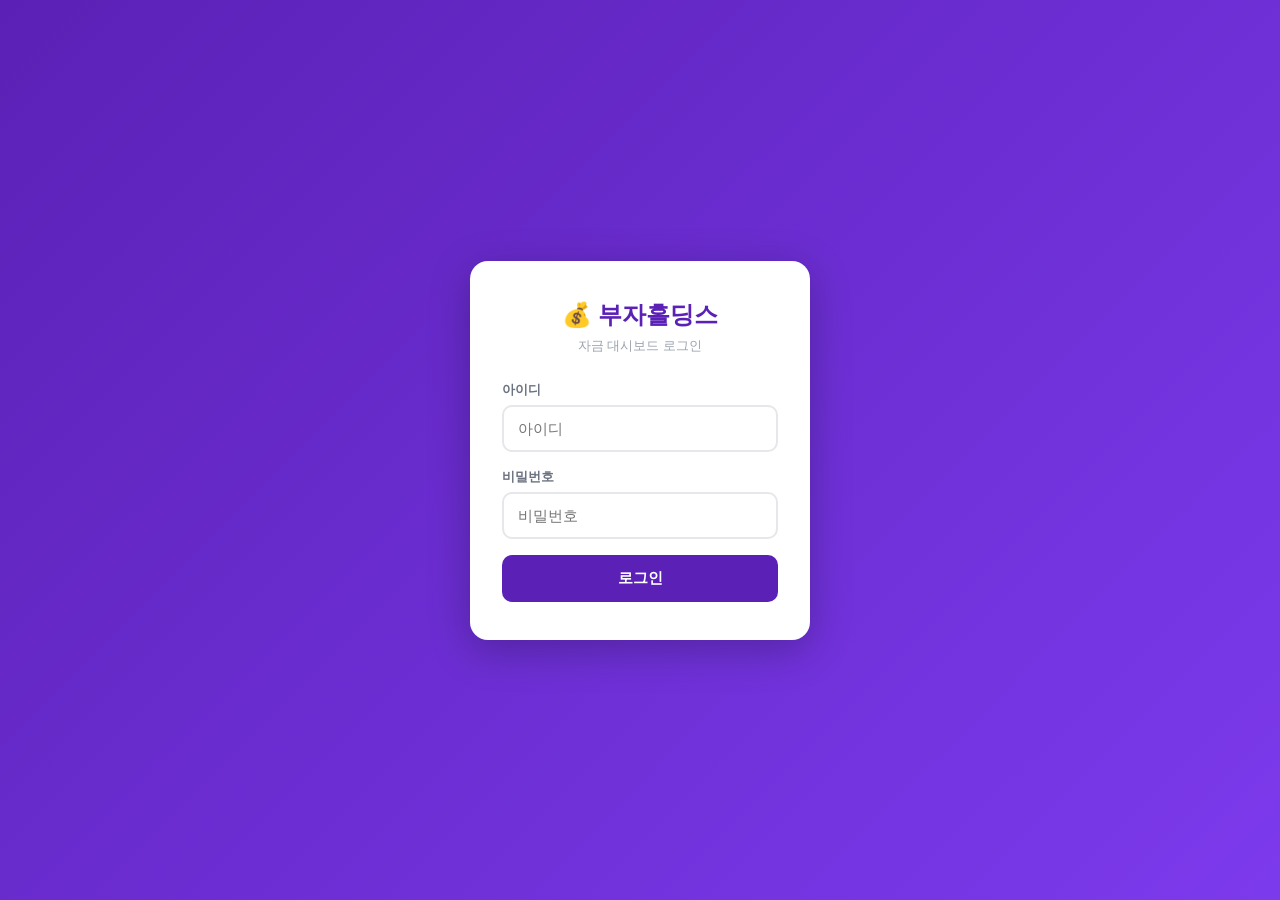
<file: static/jageum_login.html>
<!doctype html><html lang="ko"><head><meta charset="utf-8"><meta name="viewport" content="width=device-width,initial-scale=1">
<title>부자홀딩스 자금 대시보드 — 로그인</title>
<style>
*{box-sizing:border-box}body{margin:0;font-family:-apple-system,'Pretendard','Malgun Gothic',sans-serif;background:linear-gradient(135deg,#5b21b6,#7c3aed);min-height:100vh;display:flex;align-items:center;justify-content:center;color:#1f2937}
.box{background:#fff;border-radius:18px;padding:38px 32px;width:340px;box-shadow:0 10px 40px rgba(0,0,0,.25)}
.logo{text-align:center;font-size:24px;font-weight:800;color:#5b21b6;margin-bottom:6px}
.sub{text-align:center;color:#9ca3af;font-size:13px;margin-bottom:26px}
label{font-size:13px;color:#6b7280;font-weight:600;display:block;margin-bottom:6px}
input{width:100%;padding:13px 14px;border:2px solid #e5e7eb;border-radius:10px;font-size:15px;margin-bottom:16px}
input:focus{outline:none;border-color:#5b21b6}
button{width:100%;background:#5b21b6;color:#fff;border:none;border-radius:10px;padding:14px;font-size:15px;font-weight:700;cursor:pointer}
button:disabled{background:#b9a3d6}
.err{background:#fef2f2;color:#b91c1c;padding:11px 13px;border-radius:8px;font-size:13px;margin-bottom:14px;display:none}
</style></head><body>
<div class="box">
  <div class="logo">💰 부자홀딩스</div>
  <div class="sub">자금 대시보드 로그인</div>
  <div class="err" id="err"></div>
  <label>아이디</label>
  <input id="id" placeholder="아이디" autocomplete="off">
  <label>비밀번호</label>
  <input id="pw" type="password" placeholder="비밀번호" autocomplete="new-password">
  <button id="btn" onclick="login()">로그인</button>
</div>
<script>
function login(){
  const id=document.getElementById('id').value.trim();
  const pw=document.getElementById('pw').value;
  const err=document.getElementById('err');
  err.style.display='none';
  document.getElementById('btn').disabled=true;
  fetch('/jageum/api/login',{method:'POST',headers:{'Content-Type':'application/json'},body:JSON.stringify({id,pw})})
    .then(r=>r.json().then(d=>({ok:r.ok,d})))
    .then(({ok,d})=>{
      if(ok&&d.ok){location.href='/jageum';}
      else{err.textContent=d.error||'로그인 실패';err.style.display='block';document.getElementById('btn').disabled=false;}
    }).catch(()=>{err.textContent='연결 실패';err.style.display='block';document.getElementById('btn').disabled=false;});
}
document.getElementById('pw').addEventListener('keydown',e=>{if(e.key==='Enter')login();});
document.getElementById('id').addEventListener('keydown',e=>{if(e.key==='Enter')document.getElementById('pw').focus();});
</script></body></html>
</file>
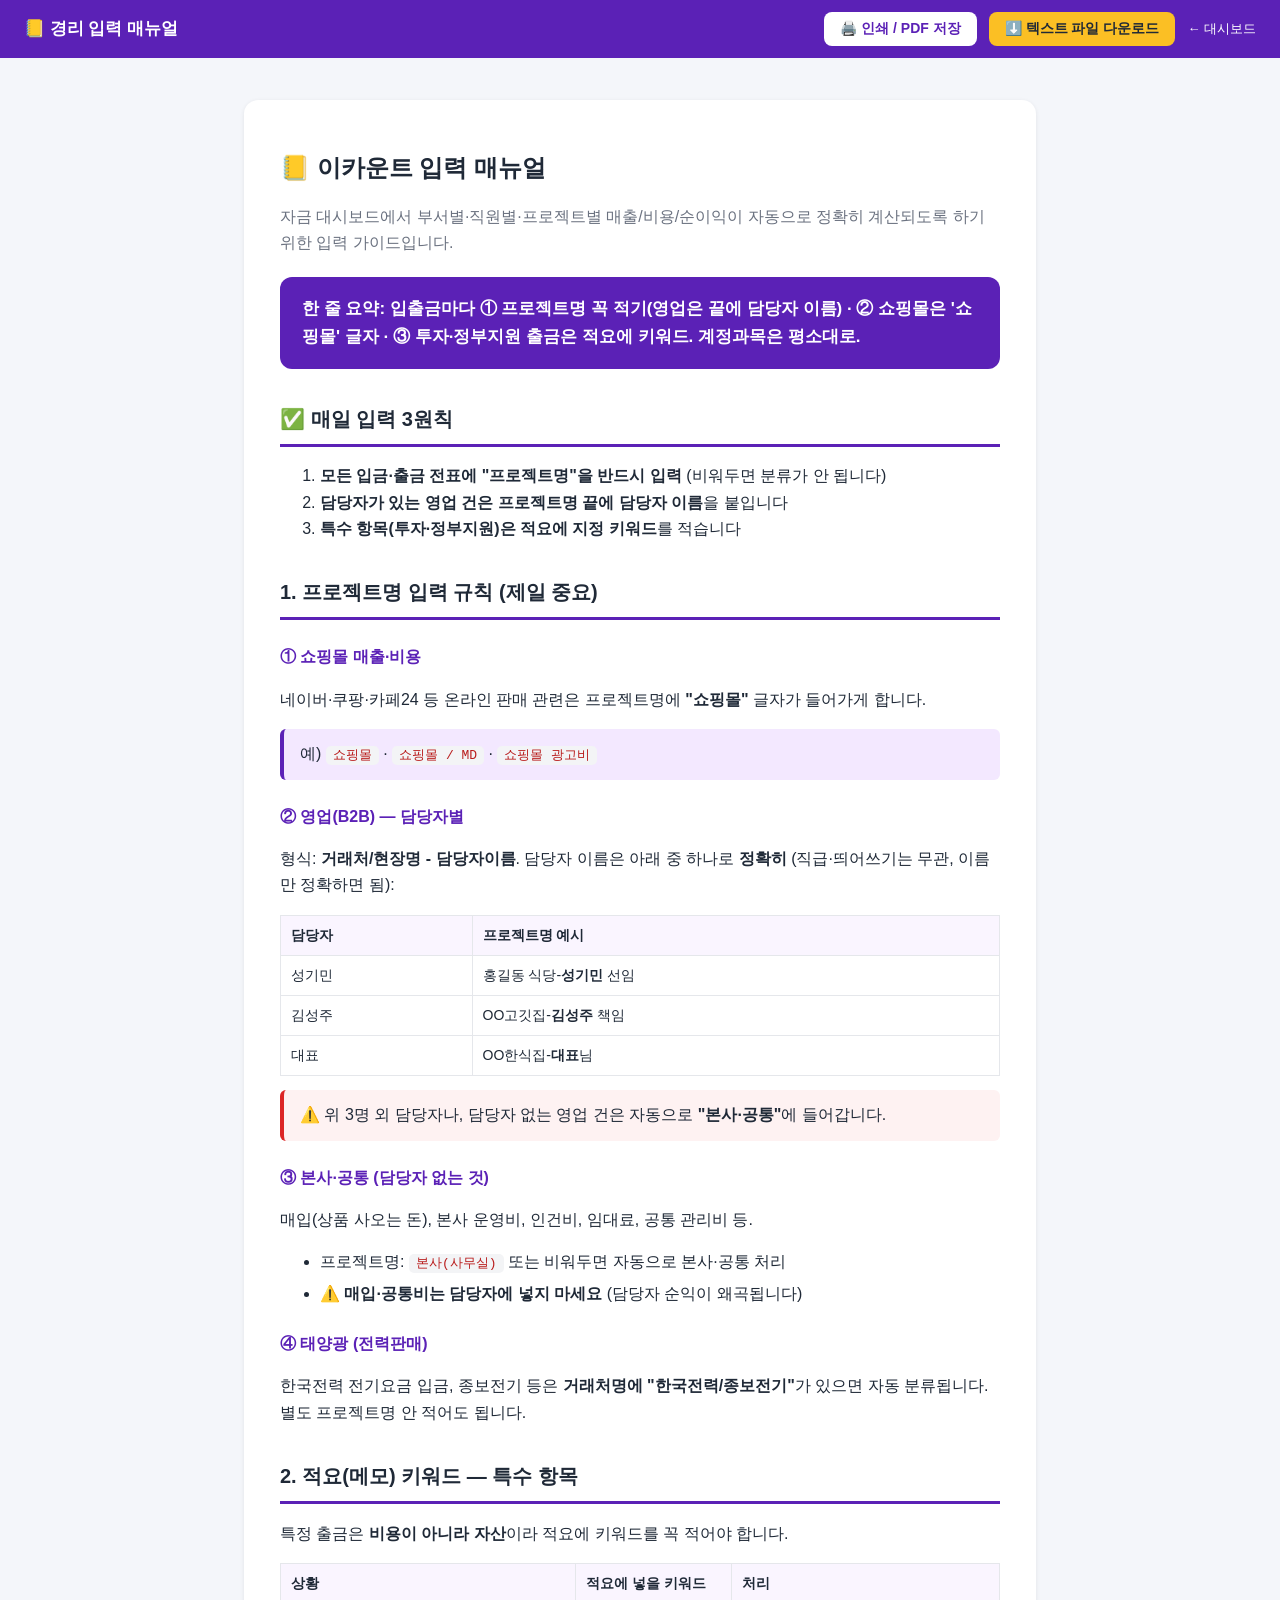
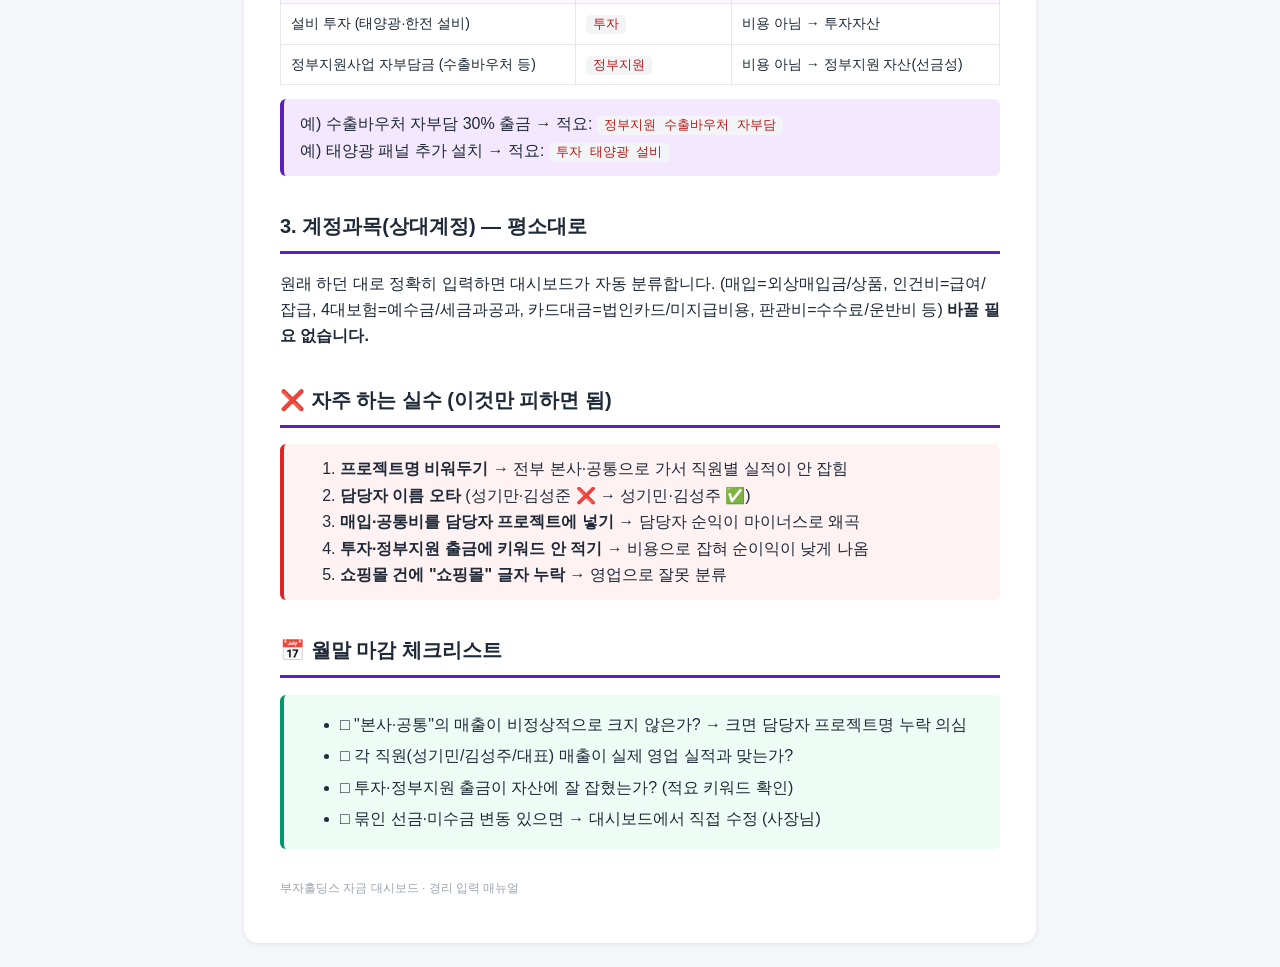
<file: static/manual.html>
<!doctype html><html lang="ko"><head><meta charset="utf-8"><meta name="viewport" content="width=device-width,initial-scale=1">
<title>경리 입력 매뉴얼 — 부자홀딩스 자금 대시보드</title>
<style>
*{box-sizing:border-box}body{margin:0;font-family:-apple-system,'Malgun Gothic',sans-serif;background:#f4f6fa;color:#1f2937;line-height:1.65}
.wrap{max-width:840px;margin:0 auto;padding:24px}
.bar{position:sticky;top:0;background:#5b21b6;color:#fff;padding:12px 24px;display:flex;align-items:center;gap:12px;flex-wrap:wrap;z-index:10}
.bar h1{font-size:17px;margin:0;flex:1}
.bar button{border:none;border-radius:8px;padding:8px 16px;cursor:pointer;font-size:14px;font-weight:600}
.btn-print{background:#fff;color:#5b21b6}.btn-pdf{background:#fbbf24;color:#1f2937}
.doc{background:#fff;border-radius:14px;padding:32px 36px;box-shadow:0 1px 4px rgba(0,0,0,.08);margin-top:18px}
h2{font-size:20px;border-bottom:3px solid #5b21b6;padding-bottom:8px;margin-top:34px}
h3{font-size:16px;color:#5b21b6;margin-top:24px}
table{width:100%;border-collapse:collapse;margin:12px 0;font-size:14px}
th,td{border:1px solid #e5e7eb;padding:8px 10px;text-align:left}
th{background:#faf5ff}
.box{background:#f3e8ff;border-left:4px solid #5b21b6;padding:12px 16px;border-radius:6px;margin:14px 0}
.warn{background:#fef2f2;border-left:4px solid #dc2626}
.ok{background:#ecfdf5;border-left:4px solid #059669}
code{background:#f3f4f6;padding:2px 7px;border-radius:5px;font-size:13px;color:#b91c1c}
.big-summary{font-size:17px;font-weight:700;background:#5b21b6;color:#fff;padding:18px 22px;border-radius:12px;margin:20px 0}
ul li{margin:5px 0}
@media print{.bar{display:none}body{background:#fff}.doc{box-shadow:none;padding:0;margin:0}.wrap{padding:0}}
</style></head><body>
<div class="bar">
  <h1>📒 경리 입력 매뉴얼</h1>
  <button class="btn-print" onclick="window.print()">🖨️ 인쇄 / PDF 저장</button>
  <button class="btn-pdf" onclick="dl()">⬇️ 텍스트 파일 다운로드</button>
  <a href="/jageum" style="color:#fff;text-decoration:none;font-size:13px">← 대시보드</a>
</div>
<div class="wrap"><div class="doc" id="doc">
<h1 style="font-size:24px">📒 이카운트 입력 매뉴얼</h1>
<p style="color:#6b7280">자금 대시보드에서 부서별·직원별·프로젝트별 매출/비용/순이익이 자동으로 정확히 계산되도록 하기 위한 입력 가이드입니다.</p>

<div class="big-summary">한 줄 요약: 입출금마다 ① 프로젝트명 꼭 적기(영업은 끝에 담당자 이름) · ② 쇼핑몰은 '쇼핑몰' 글자 · ③ 투자·정부지원 출금은 적요에 키워드. 계정과목은 평소대로.</div>

<h2>✅ 매일 입력 3원칙</h2>
<ol>
<li><b>모든 입금·출금 전표에 "프로젝트명"을 반드시 입력</b> (비워두면 분류가 안 됩니다)</li>
<li><b>담당자가 있는 영업 건은 프로젝트명 끝에 담당자 이름</b>을 붙입니다</li>
<li><b>특수 항목(투자·정부지원)은 적요에 지정 키워드</b>를 적습니다</li>
</ol>

<h2>1. 프로젝트명 입력 규칙 (제일 중요)</h2>
<h3>① 쇼핑몰 매출·비용</h3>
<p>네이버·쿠팡·카페24 등 온라인 판매 관련은 프로젝트명에 <b>"쇼핑몰"</b> 글자가 들어가게 합니다.</p>
<div class="box">예) <code>쇼핑몰</code> · <code>쇼핑몰 / MD</code> · <code>쇼핑몰 광고비</code></div>

<h3>② 영업(B2B) — 담당자별</h3>
<p>형식: <b>거래처/현장명 - 담당자이름</b>. 담당자 이름은 아래 중 하나로 <b>정확히</b> (직급·띄어쓰기는 무관, 이름만 정확하면 됨):</p>
<table>
<tr><th>담당자</th><th>프로젝트명 예시</th></tr>
<tr><td>성기민</td><td>홍길동 식당-<b>성기민</b> 선임</td></tr>
<tr><td>김성주</td><td>OO고깃집-<b>김성주</b> 책임</td></tr>
<tr><td>대표</td><td>OO한식집-<b>대표</b>님</td></tr>
</table>
<div class="box warn">⚠️ 위 3명 외 담당자나, 담당자 없는 영업 건은 자동으로 <b>"본사·공통"</b>에 들어갑니다.</div>

<h3>③ 본사·공통 (담당자 없는 것)</h3>
<p>매입(상품 사오는 돈), 본사 운영비, 인건비, 임대료, 공통 관리비 등.</p>
<ul><li>프로젝트명: <code>본사(사무실)</code> 또는 비워두면 자동으로 본사·공통 처리</li>
<li>⚠️ <b>매입·공통비는 담당자에 넣지 마세요</b> (담당자 순익이 왜곡됩니다)</li></ul>

<h3>④ 태양광 (전력판매)</h3>
<p>한국전력 전기요금 입금, 종보전기 등은 <b>거래처명에 "한국전력/종보전기"</b>가 있으면 자동 분류됩니다. 별도 프로젝트명 안 적어도 됩니다.</p>

<h2>2. 적요(메모) 키워드 — 특수 항목</h2>
<p>특정 출금은 <b>비용이 아니라 자산</b>이라 적요에 키워드를 꼭 적어야 합니다.</p>
<table>
<tr><th>상황</th><th>적요에 넣을 키워드</th><th>처리</th></tr>
<tr><td>설비 투자 (태양광·한전 설비)</td><td><code>투자</code></td><td>비용 아님 → 투자자산</td></tr>
<tr><td>정부지원사업 자부담금 (수출바우처 등)</td><td><code>정부지원</code></td><td>비용 아님 → 정부지원 자산(선금성)</td></tr>
</table>
<div class="box">예) 수출바우처 자부담 30% 출금 → 적요: <code>정부지원 수출바우처 자부담</code><br>예) 태양광 패널 추가 설치 → 적요: <code>투자 태양광 설비</code></div>

<h2>3. 계정과목(상대계정) — 평소대로</h2>
<p>원래 하던 대로 정확히 입력하면 대시보드가 자동 분류합니다. (매입=외상매입금/상품, 인건비=급여/잡급, 4대보험=예수금/세금과공과, 카드대금=법인카드/미지급비용, 판관비=수수료/운반비 등) <b>바꿀 필요 없습니다.</b></p>

<h2>❌ 자주 하는 실수 (이것만 피하면 됨)</h2>
<div class="box warn">
<ol style="margin:0">
<li><b>프로젝트명 비워두기</b> → 전부 본사·공통으로 가서 직원별 실적이 안 잡힘</li>
<li><b>담당자 이름 오타</b> (성기만·김성준 ❌ → 성기민·김성주 ✅)</li>
<li><b>매입·공통비를 담당자 프로젝트에 넣기</b> → 담당자 순익이 마이너스로 왜곡</li>
<li><b>투자·정부지원 출금에 키워드 안 적기</b> → 비용으로 잡혀 순이익이 낮게 나옴</li>
<li><b>쇼핑몰 건에 "쇼핑몰" 글자 누락</b> → 영업으로 잘못 분류</li>
</ol></div>

<h2>📅 월말 마감 체크리스트</h2>
<div class="box ok">
<ul style="margin:0">
<li>□ "본사·공통"의 매출이 비정상적으로 크지 않은가? → 크면 담당자 프로젝트명 누락 의심</li>
<li>□ 각 직원(성기민/김성주/대표) 매출이 실제 영업 실적과 맞는가?</li>
<li>□ 투자·정부지원 출금이 자산에 잘 잡혔는가? (적요 키워드 확인)</li>
<li>□ 묶인 선금·미수금 변동 있으면 → 대시보드에서 직접 수정 (사장님)</li>
</ul></div>

<p style="color:#9ca3af;font-size:12px;margin-top:30px">부자홀딩스 자금 대시보드 · 경리 입력 매뉴얼</p>
</div></div>
<script>
function dl(){
 const txt=document.getElementById('doc').innerText;
 const blob=new Blob(['﻿'+txt],{type:'text/plain;charset=utf-8'});
 const a=document.createElement('a');a.href=URL.createObjectURL(blob);a.download='경리_입력매뉴얼.txt';a.click();
}
</script></body></html>
</file>
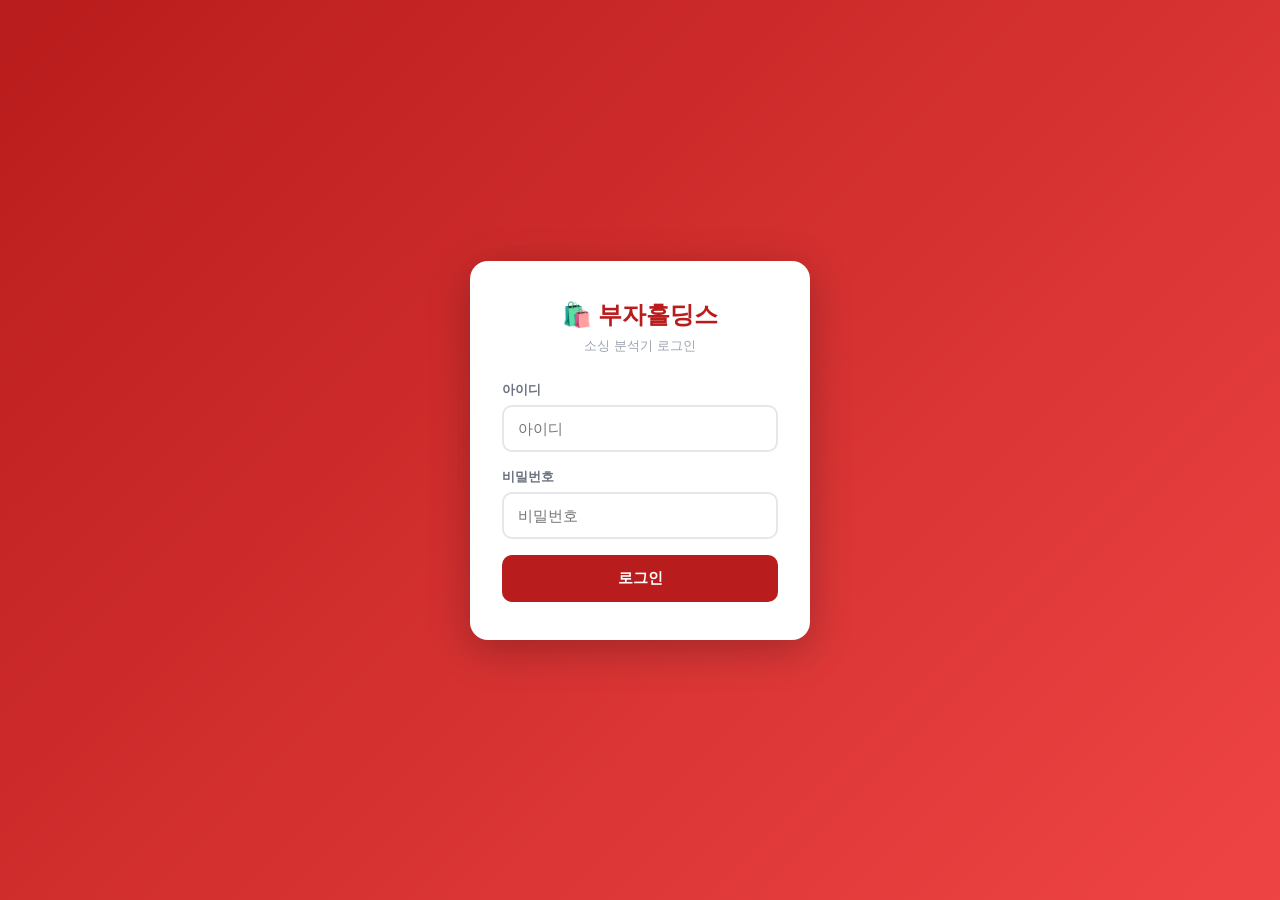
<file: static/site_login.html>
<!doctype html><html lang="ko"><head><meta charset="utf-8"><meta name="viewport" content="width=device-width,initial-scale=1">
<title>부자홀딩스 소싱 분석기 — 로그인</title>
<style>
*{box-sizing:border-box}body{margin:0;font-family:-apple-system,'Pretendard','Malgun Gothic',sans-serif;background:linear-gradient(135deg,#b91c1c,#ef4444);min-height:100vh;display:flex;align-items:center;justify-content:center;color:#1f2937}
.box{background:#fff;border-radius:18px;padding:38px 32px;width:340px;box-shadow:0 10px 40px rgba(0,0,0,.25)}
.logo{text-align:center;font-size:24px;font-weight:800;color:#b91c1c;margin-bottom:6px}
.sub{text-align:center;color:#9ca3af;font-size:13px;margin-bottom:26px}
label{font-size:13px;color:#6b7280;font-weight:600;display:block;margin-bottom:6px}
input{width:100%;padding:13px 14px;border:2px solid #e5e7eb;border-radius:10px;font-size:15px;margin-bottom:16px}
input:focus{outline:none;border-color:#b91c1c}
button{width:100%;background:#b91c1c;color:#fff;border:none;border-radius:10px;padding:14px;font-size:15px;font-weight:700;cursor:pointer}
button:disabled{background:#e0a3a3}
.err{background:#fef2f2;color:#b91c1c;padding:11px 13px;border-radius:8px;font-size:13px;margin-bottom:14px;display:none}
</style></head><body>
<div class="box">
  <div class="logo">🛍️ 부자홀딩스</div>
  <div class="sub">소싱 분석기 로그인</div>
  <div class="err" id="err"></div>
  <label>아이디</label>
  <input id="id" placeholder="아이디" autocomplete="off">
  <label>비밀번호</label>
  <input id="pw" type="password" placeholder="비밀번호" autocomplete="new-password">
  <button id="btn" onclick="login()">로그인</button>
</div>
<script>
function login(){
  const id=document.getElementById('id').value.trim();
  const pw=document.getElementById('pw').value;
  const err=document.getElementById('err');
  err.style.display='none';
  document.getElementById('btn').disabled=true;
  fetch('/jageum/api/login',{method:'POST',headers:{'Content-Type':'application/json'},body:JSON.stringify({id,pw})})
    .then(r=>r.json().then(d=>({ok:r.ok,d})))
    .then(({ok,d})=>{
      if(ok&&d.ok){location.href='/';}
      else{err.textContent=d.error||'로그인 실패';err.style.display='block';document.getElementById('btn').disabled=false;}
    }).catch(()=>{err.textContent='연결 실패';err.style.display='block';document.getElementById('btn').disabled=false;});
}
document.getElementById('pw').addEventListener('keydown',e=>{if(e.key==='Enter')login();});
document.getElementById('id').addEventListener('keydown',e=>{if(e.key==='Enter')document.getElementById('pw').focus();});
</script></body></html>
</file>
